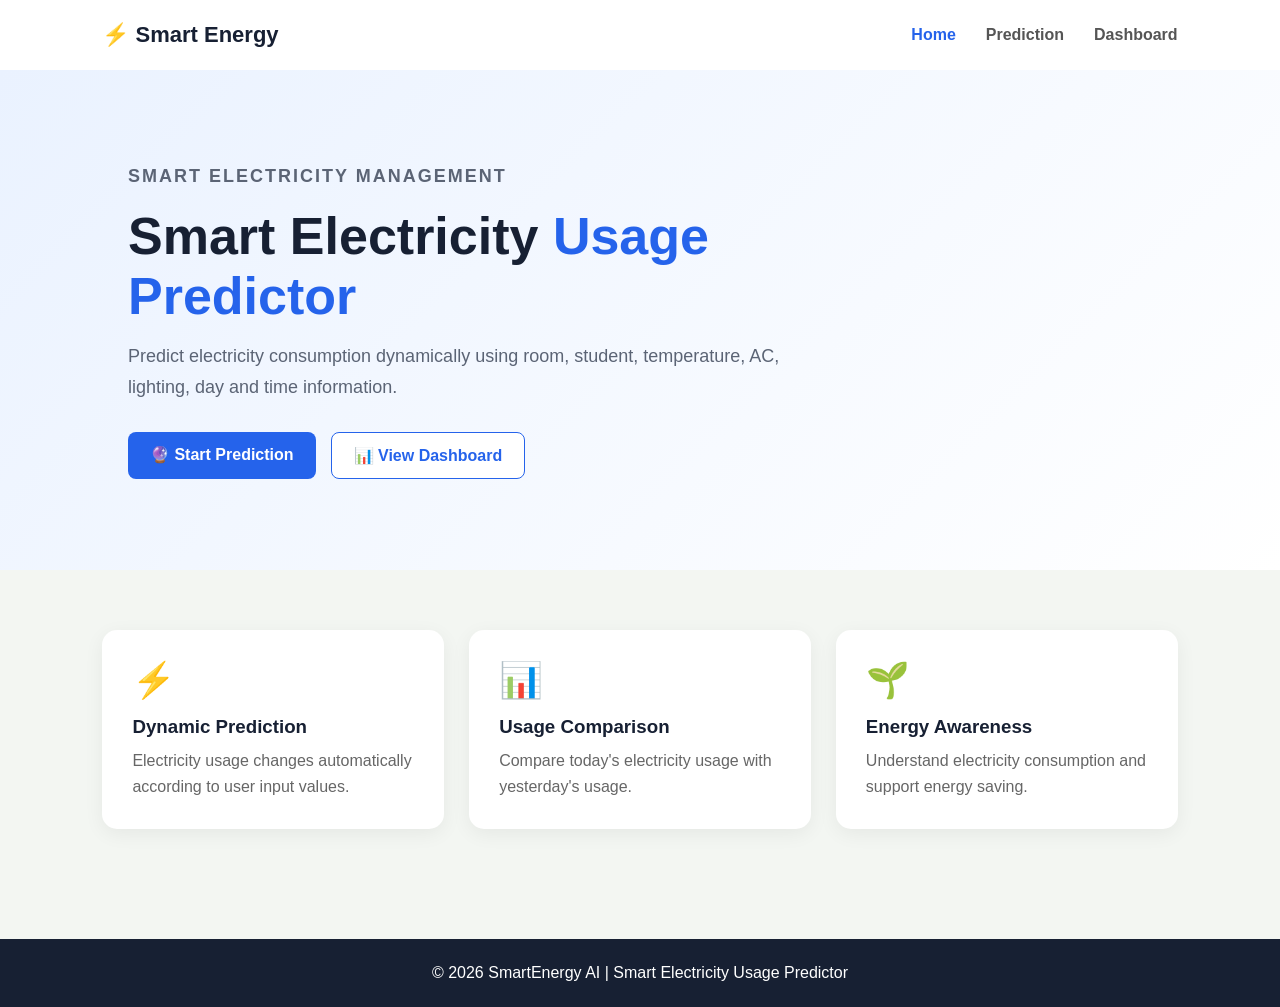
<file: index.html>
<!DOCTYPE html>
<html lang="en">
<head>
    <meta charset="UTF-8">
    <meta name="viewport" content="width=device-width, initial-scale=1.0">
    <title>SmartEnergy AI</title>
    <link rel="stylesheet" href="style.css">
</head>

<body>

<header>
    <div class="logo">⚡ Smart Energy</div>

    <nav>
        <a href="index.html" class="active">Home</a>
        <a href="prediction.html">Prediction</a>
        <a href="dashboard.html">Dashboard</a>
    </nav>
</header>

<section class="hero">

    <div class="hero-content">
        <p class="tag">SMART ELECTRICITY MANAGEMENT</p>

        <h1>
            Smart Electricity
            <span>Usage Predictor</span>
        </h1>

        <p>
            Predict electricity consumption dynamically using
            room, student, temperature, AC, lighting, day and time
            information.
        </p>

        <div class="hero-buttons">
            <a href="prediction.html" class="primary-btn">
                🔮 Start Prediction
            </a>

            <a href="dashboard.html" class="secondary-btn">
                📊 View Dashboard
            </a>
        </div>
    </div>

</section>

<section class="features">

    <div class="feature-card">
        <div class="feature-icon">⚡</div>
        <h3>Dynamic Prediction</h3>
        <p>
            Electricity usage changes automatically according to
            user input values.
        </p>
    </div>

    <div class="feature-card">
        <div class="feature-icon">📊</div>
        <h3>Usage Comparison</h3>
        <p>
            Compare today's electricity usage with yesterday's usage.
        </p>
    </div>

    <div class="feature-card">
        <div class="feature-icon">🌱</div>
        <h3>Energy Awareness</h3>
        <p>
            Understand electricity consumption and support energy saving.
        </p>
    </div>

</section>

<footer>
    <p>© 2026 SmartEnergy AI | Smart Electricity Usage Predictor</p>
</footer>

</body>
</html>
</file>
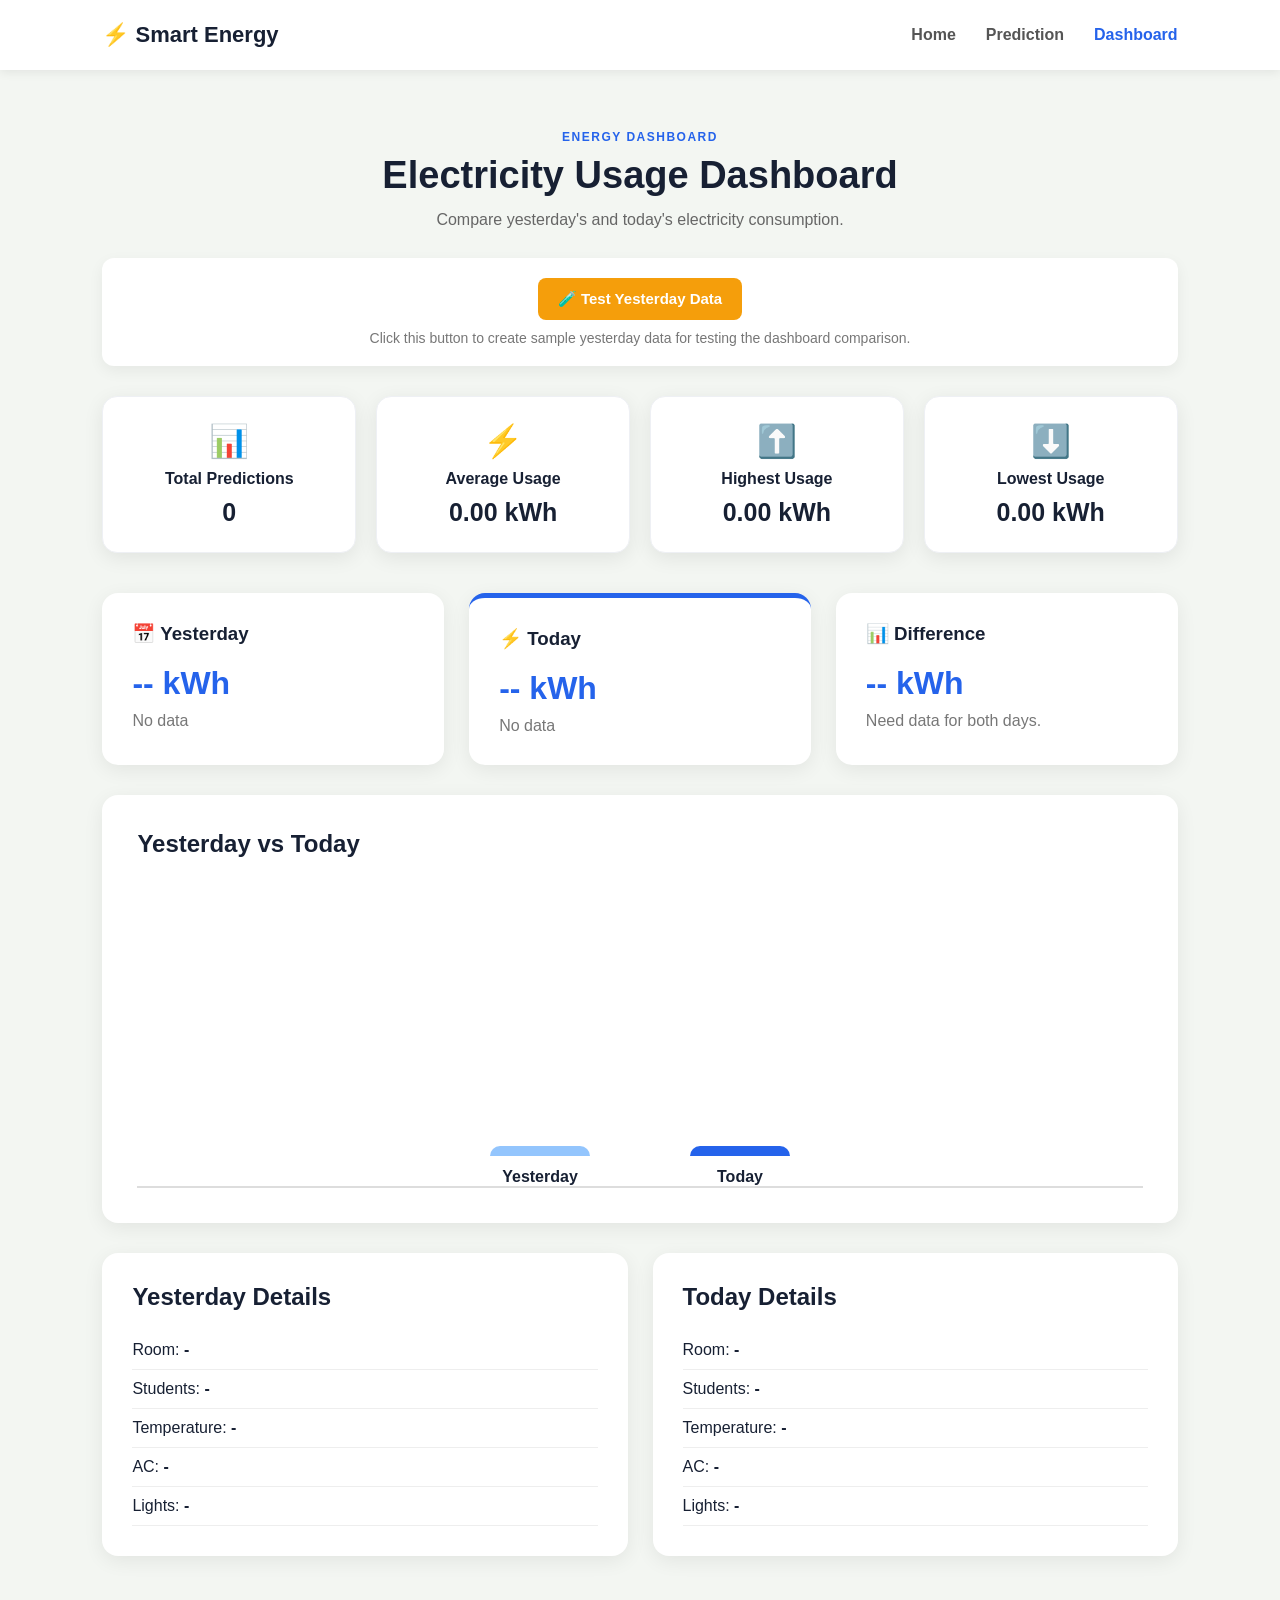
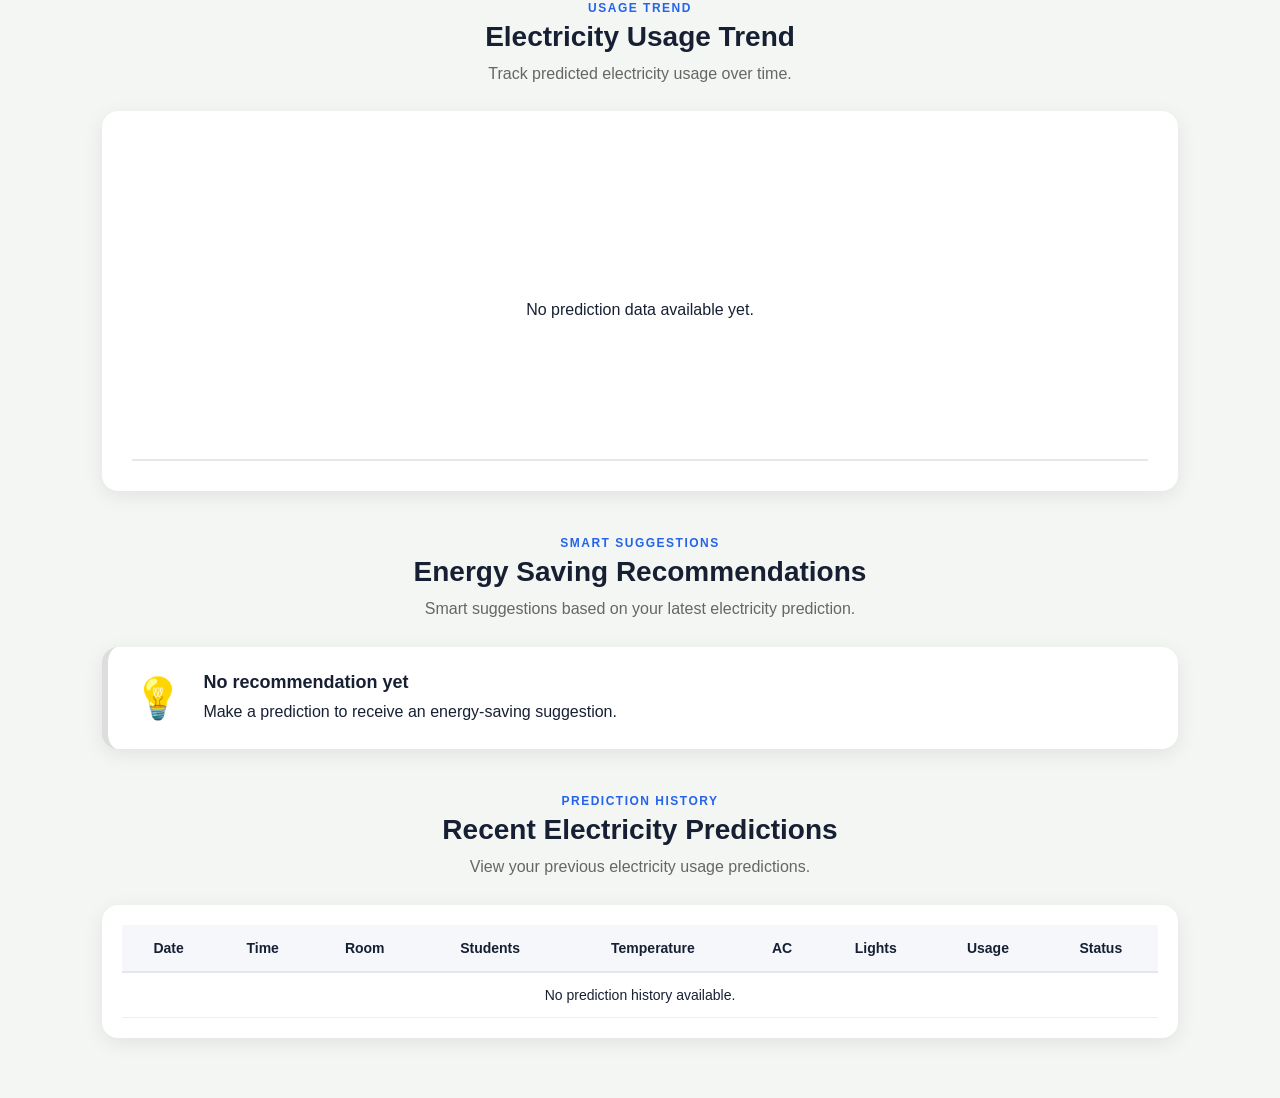
<file: dashboard.html>
<!DOCTYPE html>
<html lang="en">

<head>

    <meta charset="UTF-8">

    <meta
        name="viewport"
        content="width=device-width, initial-scale=1.0"
    >

    <title>Dashboard | Smart Energy </title>

    <link rel="stylesheet" href="style.css">

</head>


<body>


<header>

    <div class="logo">
        ⚡ Smart Energy
    </div>

    <nav>

        <a href="index.html">
            Home
        </a>

        <a href="prediction.html">
            Prediction
        </a>

        <a
            href="dashboard.html"
            class="active"
        >
            Dashboard
        </a>

    </nav>

</header>



<section class="dashboard-section">


    <div class="page-heading">

        <p class="tag">
            ENERGY DASHBOARD
        </p>

        <h1>
            Electricity Usage Dashboard
        </h1>

        <p>
            Compare yesterday's and today's electricity consumption.
        </p>

    </div>

    <div class="test-data-box">
    <button
        class="test-btn"
        onclick="createTestYesterdayData()"
    >
        🧪 Test Yesterday Data
    </button>

    <p>
        Click this button to create sample yesterday data
        for testing the dashboard comparison.
    </p>
</div>
<!-- STATISTICS -->

<div class="statistics-grid">

    <div class="stat-card">
        <div class="stat-icon">📊</div>
        <h3>Total Predictions</h3>
        <div class="stat-number" id="totalPredictions">
            0
        </div>
    </div>

    <div class="stat-card">
        <div class="stat-icon">⚡</div>
        <h3>Average Usage</h3>
        <div class="stat-number" id="averageUsage">
            0.00 kWh
        </div>
    </div>

    <div class="stat-card">
        <div class="stat-icon">⬆️</div>
        <h3>Highest Usage</h3>
        <div class="stat-number" id="highestUsage">
            0.00 kWh
        </div>
    </div>

    <div class="stat-card">
        <div class="stat-icon">⬇️</div>
        <h3>Lowest Usage</h3>
        <div class="stat-number" id="lowestUsage">
            0.00 kWh
        </div>
    </div>

</div>


    <!-- COMPARISON CARDS -->

    <div class="comparison-grid">


        <div class="dashboard-card">

            <h3>
                📅 Yesterday
            </h3>

            <div
                class="big-number"
                id="yesterdayUsage"
            >
                -- kWh
            </div>

            <p id="yesterdayDate">
                No data
            </p>

        </div>



        <div class="dashboard-card today-card">

            <h3>
                ⚡ Today
            </h3>

            <div
                class="big-number"
                id="todayUsage"
            >
                -- kWh
            </div>

            <p id="todayDate">
                No data
            </p>

        </div>



        <div class="dashboard-card">

            <h3>
                📊 Difference
            </h3>

            <div
                class="big-number"
                id="difference"
            >
                -- kWh
            </div>

            <p id="differenceText">
                Waiting for data
            </p>

        </div>

    </div>



    <!-- CHART -->

    <div class="chart-card">

        <h2>
            Yesterday vs Today
        </h2>

        <div class="chart">

            <div class="bar-container">

                <div
                    class="bar yesterday-bar"
                    id="yesterdayBar"
                >
                    <span id="yesterdayBarValue">
                        0
                    </span>
                </div>

                <p>
                    Yesterday
                </p>

            </div>



            <div class="bar-container">

                <div
                    class="bar today-bar"
                    id="todayBar"
                >
                    <span id="todayBarValue">
                        0
                    </span>
                </div>

                <p>
                    Today
                </p>

            </div>

        </div>

    </div>



    <!-- DETAILS -->

    <div class="details-section">


        <div class="detail-card">

            <h2>
                Yesterday Details
            </h2>

            <p>
                Room:
                <strong id="yRoom">-</strong>
            </p>

            <p>
                Students:
                <strong id="yStudents">-</strong>
            </p>

            <p>
                Temperature:
                <strong id="yTemperature">-</strong>
            </p>

            <p>
                AC:
                <strong id="yAC">-</strong>
            </p>

            <p>
                Lights:
                <strong id="yLights">-</strong>
            </p>

        </div>



        <div class="detail-card">

            <h2>
                Today Details
            </h2>

            <p>
                Room:
                <strong id="tRoom">-</strong>
            </p>

            <p>
                Students:
                <strong id="tStudents">-</strong>
            </p>

            <p>
                Temperature:
                <strong id="tTemperature">-</strong>
            </p>

            <p>
                AC:
                <strong id="tAC">-</strong>
            </p>

            <p>
                Lights:
                <strong id="tLights">-</strong>
            </p>

        </div>

    </div>
    <!-- USAGE TREND -->

<div class="trend-section">

    <div class="page-heading">
        <p class="tag">USAGE TREND</p>

        <h2>
            Electricity Usage Trend
        </h2>

        <p>
            Track predicted electricity usage over time.
        </p>
    </div>

    <div class="trend-card">

        <div class="trend-chart" id="trendChart">

            <div class="no-trend-data" id="noTrendData">
                No prediction data available yet.
            </div>

        </div>

    </div>

</div>
<!-- SMART RECOMMENDATIONS -->

<div class="recommendation-section">

    <div class="page-heading">
        <p class="tag">SMART SUGGESTIONS</p>

        <h2>
            Energy Saving Recommendations
        </h2>

        <p>
            Smart suggestions based on your latest electricity prediction.
        </p>
    </div>

    <div class="recommendation-card" id="recommendationCard">

        <div class="recommendation-icon">
            💡
        </div>

        <div>
            <h3 id="recommendationTitle">
                No recommendation yet
            </h3>

            <p id="recommendationText">
                Make a prediction to receive an energy-saving suggestion.
            </p>
        </div>

    </div>

</div>
    <!-- PREDICTION HISTORY -->

<div class="history-section">

    <div class="page-heading">
        <p class="tag">PREDICTION HISTORY</p>

        <h2>
            Recent Electricity Predictions
        </h2>

        <p>
            View your previous electricity usage predictions.
        </p>
    </div>

    <div class="history-card">

        <table class="history-table">

            <thead>
                <tr>
                    <th>Date</th>
                    <th>Time</th>
                    <th>Room</th>
                    <th>Students</th>
                    <th>Temperature</th>
                    <th>AC</th>
                    <th>Lights</th>
                    <th>Usage</th>
                    <th>Status</th>
                </tr>
            </thead>

            <tbody id="historyTableBody">

                <tr>
                    <td colspan="9">
                        No prediction history available.
                    </td>
                </tr>

            </tbody>

        </table>

    </div>

</div>


</section>


<script src="script.js"></script>

</body>
</html>
</file>
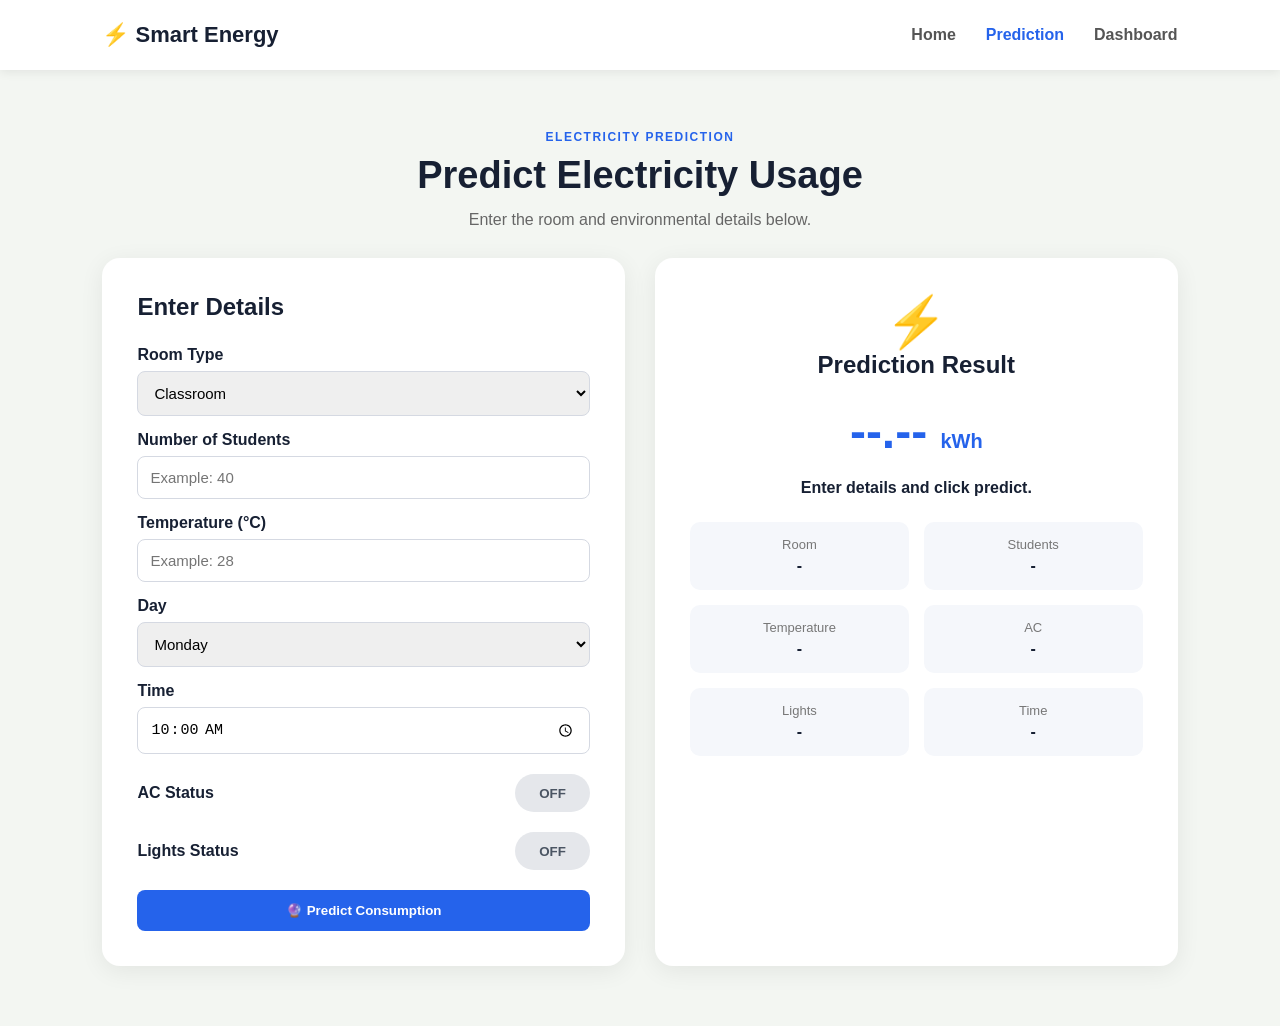
<file: prediction.html>
<!DOCTYPE html>
<html lang="en">

<head>
    <meta charset="UTF-8">
    <meta name="viewport" content="width=device-width, initial-scale=1.0">

    <title>Prediction | SmartEnergy AI</title>

    <link rel="stylesheet" href="style.css">
</head>

<body>

<header>

    <div class="logo">
        ⚡ Smart Energy 
    </div>

    <nav>
        <a href="index.html">Home</a>
        <a href="prediction.html" class="active">Prediction</a>
        <a href="dashboard.html">Dashboard</a>
    </nav>

</header>


<section class="prediction-section">

    <div class="page-heading">

        <p class="tag">
            ELECTRICITY PREDICTION
        </p>

        <h1>
            Predict Electricity Usage
        </h1>

        <p>
            Enter the room and environmental details below.
        </p>

    </div>


    <div class="prediction-container">


        <!-- FORM -->

        <div class="form-card">

            <h2>Enter Details</h2>


            <label for="room">
                Room Type
            </label>

            <select id="room">

                <option value="classroom">
                    Classroom
                </option>

                <option value="lab">
                    Laboratory
                </option>

            </select>


            <label for="students">
                Number of Students
            </label>

            <input
                type="number"
                id="students"
                placeholder="Example: 40"
                min="1"
            >


            <label for="temperature">
                Temperature (°C)
            </label>

            <input
                type="number"
                id="temperature"
                placeholder="Example: 28"
                min="1"
            >


            <label for="day">
                Day
            </label>

            <select id="day">

                <option value="0">Monday</option>
                <option value="1">Tuesday</option>
                <option value="2">Wednesday</option>
                <option value="3">Thursday</option>
                <option value="4">Friday</option>
                <option value="5">Saturday</option>
                <option value="6">Sunday</option>

            </select>


            <label for="time">
                Time
            </label>

            <input
                type="time"
                id="time"
                value="10:00"
            >


            <!-- AC -->

            <div class="switch-row">

                <label>
                    AC Status
                </label>

                <button
                    type="button"
                    class="toggle"
                    id="ac"
                    onclick="toggleButton('ac')"
                >
                    OFF
                </button>

            </div>


            <!-- LIGHTS -->

            <div class="switch-row">

                <label>
                    Lights Status
                </label>

                <button
                    type="button"
                    class="toggle"
                    id="lights"
                    onclick="toggleButton('lights')"
                >
                    OFF
                </button>

            </div>


            <button
                class="primary-btn full"
                onclick="predictUsage()"
            >
                🔮 Predict Consumption
            </button>

        </div>



        <!-- RESULT -->

        <div class="result-card">

            <div class="result-icon">
                ⚡
            </div>

            <h2>
                Prediction Result
            </h2>


            <div
                class="result-number"
                id="result"
            >
                --.-- <span>kWh</span>
            </div>


            <p id="status">
                Enter details and click predict.
            </p>


            <div class="result-info">

                <div>
                    <span>Room</span>
                    <strong id="resultRoom">-</strong>
                </div>

                <div>
                    <span>Students</span>
                    <strong id="resultStudents">-</strong>
                </div>

                <div>
                    <span>Temperature</span>
                    <strong id="resultTemp">-</strong>
                </div>

                <div>
                    <span>AC</span>
                    <strong id="resultAC">-</strong>
                </div>

                <div>
                    <span>Lights</span>
                    <strong id="resultLights">-</strong>
                </div>

                <div>
                    <span>Time</span>
                    <strong id="resultTime">-</strong>
                </div>

            </div>

        </div>

    </div>

</section>


<script src="script.js"></script>

</body>
</html>
</file>
<file: style.css>
* {
    margin: 0;
    padding: 0;
    box-sizing: border-box;
}


body {
    font-family: Arial, sans-serif;
    background: #f3f6f2;
    color: #172033;
}


/* HEADER */

header {
    height: 70px;
    padding: 0 8%;
    display: flex;
    justify-content: space-between;
    align-items: center;
    background: white;
    box-shadow: 0 2px 10px rgba(0,0,0,0.08);
}


.logo {
    font-size: 22px;
    font-weight: bold;
}


nav {
    display: flex;
    gap: 30px;
}


nav a {
    text-decoration: none;
    color: #555;
    font-weight: 600;
}


nav a:hover,
nav a.active {
    color: #2563eb;
}



/* HOME */

.hero {
    min-height: 500px;
    display: flex;
    align-items: center;
    padding: 60px 10%;
    background: linear-gradient(135deg, #eaf2ff, #ffffff);
}


.hero-content {
    max-width: 700px;
}


.tag {
    color: #2563eb;
    font-weight: bold;
    letter-spacing: 2px;
    font-size: 13px;
}


.hero h1 {
    font-size: 52px;
    margin: 15px 0;
}


.hero h1 span {
    color: #2563eb;
}


.hero p {
    font-size: 18px;
    line-height: 1.7;
    color: #5b6475;
}


.hero-buttons {
    margin-top: 30px;
    display: flex;
    gap: 15px;
}


.primary-btn,
.secondary-btn {
    padding: 13px 22px;
    border-radius: 8px;
    text-decoration: none;
    font-weight: bold;
    border: none;
    cursor: pointer;
}


.primary-btn {
    background: #2563eb;
    color: white;
}


.secondary-btn {
    background: white;
    color: #2563eb;
    border: 1px solid #2563eb;
}


.full {
    width: 100%;
    margin-top: 20px;
}



/* FEATURES */

.features {
    padding: 60px 8%;
    display: grid;
    grid-template-columns: repeat(3, 1fr);
    gap: 25px;
}


.feature-card {
    background: white;
    padding: 30px;
    border-radius: 15px;
    box-shadow: 0 5px 20px rgba(0,0,0,0.06);
}


.feature-icon {
    font-size: 35px;
    margin-bottom: 15px;
}


.feature-card h3 {
    margin-bottom: 10px;
}


.feature-card p {
    color: #666;
    line-height: 1.6;
}



/* PAGE HEADING */

.page-heading {
    text-align: center;
    margin-bottom: 40px;
}


.page-heading h1 {
    font-size: 38px;
    margin: 10px 0;
}


.page-heading p:last-child {
    color: #666;
}



/* PREDICTION */

.prediction-section {
    padding: 60px 8%;
}


.prediction-container {
    max-width: 1100px;
    margin: auto;
    display: grid;
    grid-template-columns: 1fr 1fr;
    gap: 30px;
}


.form-card,
.result-card {
    background: white;
    padding: 35px;
    border-radius: 18px;
    box-shadow: 0 5px 25px rgba(0,0,0,0.07);
}


.form-card h2,
.result-card h2 {
    margin-bottom: 25px;
}


.form-card label {
    display: block;
    margin-top: 15px;
    margin-bottom: 7px;
    font-weight: 600;
}


.form-card input,
.form-card select {
    width: 100%;
    padding: 12px;
    border: 1px solid #d5d9e2;
    border-radius: 8px;
    font-size: 15px;
}


.switch-row {
    display: flex;
    justify-content: space-between;
    align-items: center;
    margin-top: 20px;
}


.switch-row label {
    margin: 0;
}


.toggle {
    width: 75px;
    height: 38px;
    border: none;
    border-radius: 20px;
    background: #e5e7eb;
    color: #4b5563;
    font-weight: bold;
    cursor: pointer;
}


.toggle.on {
    background: #16a34a;
    color: white;
}


.result-card {
    text-align: center;
}


.result-icon {
    font-size: 50px;
}


.result-number {
    font-size: 48px;
    font-weight: bold;
    color: #2563eb;
    margin: 20px 0;
}


.result-number span {
    font-size: 20px;
}


#status {
    font-weight: 600;
    margin-bottom: 25px;
}


.result-info {
    display: grid;
    grid-template-columns: 1fr 1fr;
    gap: 15px;
}


.result-info div {
    background: #f5f7fb;
    padding: 15px;
    border-radius: 10px;
}


.result-info span {
    display: block;
    color: #777;
    font-size: 13px;
}


.result-info strong {
    display: block;
    margin-top: 5px;
}



/* DASHBOARD */

.dashboard-section {
    padding: 60px 8%;
}


.comparison-grid {
    max-width: 1100px;
    margin: auto;
    display: grid;
    grid-template-columns: repeat(3, 1fr);
    gap: 25px;
}


.dashboard-card {
    background: white;
    padding: 30px;
    border-radius: 16px;
    box-shadow: 0 5px 20px rgba(0,0,0,0.07);
}


.dashboard-card h3 {
    margin-bottom: 20px;
}


.today-card {
    border-top: 5px solid #2563eb;
}


.big-number {
    font-size: 32px;
    font-weight: bold;
    color: #2563eb;
    margin-bottom: 10px;
}


.dashboard-card p {
    color: #777;
}



/* CHART */

.chart-card {
    max-width: 1100px;
    margin: 30px auto;
    background: white;
    padding: 35px;
    border-radius: 16px;
    box-shadow: 0 5px 20px rgba(0,0,0,0.07);
}


.chart-card h2 {
    margin-bottom: 30px;
}


.chart {
    height: 300px;
    display: flex;
    justify-content: center;
    align-items: end;
    gap: 100px;
    border-bottom: 2px solid #ddd;
}


.bar-container {
    text-align: center;
}


.bar {
    width: 100px;
    min-height: 10px;
    background: #93c5fd;
    border-radius: 10px 10px 0 0;
    display: flex;
    justify-content: center;
    align-items: start;
    padding-top: 10px;
    color: white;
    font-weight: bold;
    transition: height 0.7s ease;
}


.today-bar {
    background: #2563eb;
}


.bar-container p {
    margin-top: 12px;
    font-weight: bold;
}



/* DETAILS */

.details-section {
    max-width: 1100px;
    margin: 30px auto;
    display: grid;
    grid-template-columns: 1fr 1fr;
    gap: 25px;
}


.detail-card {
    background: white;
    padding: 30px;
    border-radius: 16px;
    box-shadow: 0 5px 20px rgba(0,0,0,0.07);
}


.detail-card h2 {
    margin-bottom: 20px;
}


.detail-card p {
    padding: 10px 0;
    border-bottom: 1px solid #eee;
}



/* FOOTER */

footer {
    text-align: center;
    padding: 25px;
    margin-top: 50px;
    background: #172033;
    color: white;
}



/* MOBILE */

@media (max-width: 800px) {

    header {
        padding: 0 4%;
    }

    nav {
        gap: 10px;
    }

    nav a {
        font-size: 13px;
    }

    .hero h1 {
        font-size: 38px;
    }

    .features,
    .prediction-container,
    .comparison-grid,
    .details-section {
        grid-template-columns: 1fr;
    }

    .chart {
        gap: 40px;
    }

}
.test-data-box {
    max-width: 1100px;
    margin: 0 auto 30px;
    padding: 20px;
    background: white;
    border-radius: 12px;
    text-align: center;
    box-shadow: 0 5px 15px rgba(0,0,0,0.06);
}

.test-btn {
    padding: 12px 20px;
    border: none;
    border-radius: 8px;
    background: #f59e0b;
    color: white;
    font-size: 15px;
    font-weight: bold;
    cursor: pointer;
}

.test-btn:hover {
    opacity: 0.9;
}

.test-data-box p {
    margin-top: 10px;
    color: #777;
    font-size: 14px;
}
/* ============================= */
/* PREDICTION HISTORY */
/* ============================= */

.history-section {
    margin-top: 40px;
}

.history-card {
    width: 100%;
    overflow-x: auto;
    background: white;
    border-radius: 15px;
    padding: 20px;
    box-shadow: 0 5px 20px rgba(0, 0, 0, 0.08);
}

.history-table {
    width: 100%;
    border-collapse: collapse;
    min-width: 900px;
}

.history-table th,
.history-table td {
    padding: 14px 12px;
    text-align: center;
    border-bottom: 1px solid #eeeeee;
}

.history-table th {
    font-weight: 600;
}

.history-table tr:hover {
    background: #f8f9fa;
}
/* ============================= */
/* USAGE TREND CHART */
/* ============================= */

.trend-section {
    margin-top: 40px;
}

.trend-card {
    background: white;
    border-radius: 15px;
    padding: 30px;
    box-shadow: 0 5px 20px rgba(0, 0, 0, 0.08);
    overflow-x: auto;
}

.trend-chart {
    height: 300px;
    min-width: 600px;

    display: flex;
    align-items: flex-end;
    justify-content: space-around;

    gap: 20px;

    padding: 30px 20px 10px;

    border-bottom: 2px solid #dddddd;
}

.trend-bar-container {
    height: 100%;
    min-width: 55px;

    display: flex;
    flex-direction: column;
    justify-content: flex-end;
    align-items: center;
}

.trend-bar {
    width: 45px;
    min-height: 5px;

    border-radius: 8px 8px 0 0;

    background: linear-gradient(
        to top,
        #4f46e5,
        #7c3aed
    );

    transition: height 0.5s ease;
}

.trend-value {
    font-size: 12px;
    font-weight: 600;

    margin-bottom: 6px;

    white-space: nowrap;
}

.trend-time {
    margin-top: 8px;

    font-size: 13px;
    font-weight: 500;
}

.no-trend-data {
    width: 100%;
    text-align: center;
    margin: auto;

    font-size: 16px;
}
/* ============================= */
/* SMART RECOMMENDATIONS */
/* ============================= */

.recommendation-section {
    margin-top: 40px;
}

.recommendation-card {
    display: flex;
    align-items: center;
    gap: 20px;

    background: white;
    border-radius: 15px;
    padding: 25px;

    box-shadow: 0 5px 20px rgba(0, 0, 0, 0.08);
}

.recommendation-icon {
    font-size: 40px;
}

.recommendation-card h3 {
    margin-bottom: 8px;
}

.recommendation-card p {
    margin: 0;
    line-height: 1.6;
}
/* ============================= */
/* STATISTICS CARDS */
/* ============================= */

.statistics-grid {
    display: grid;

    grid-template-columns:
        repeat(4, 1fr);

    gap: 20px;

    margin: 35px 0;
}

.stat-card {
    background: white;

    border-radius: 15px;

    padding: 25px;

    text-align: center;

    box-shadow:
        0 5px 20px
        rgba(0, 0, 0, 0.08);

    transition:
        transform 0.2s ease;
}

.stat-card:hover {
    transform: translateY(-5px);
}

.stat-icon {
    font-size: 32px;

    margin-bottom: 10px;
}

.stat-card h3 {
    margin-bottom: 10px;

    font-size: 16px;
}

.stat-number {
    font-size: 25px;

    font-weight: 700;
}
@media (max-width: 900px) {

    .statistics-grid {
        grid-template-columns:
            repeat(2, 1fr);
    }

}

@media (max-width: 500px) {

    .statistics-grid {
        grid-template-columns: 1fr;
    }

}
/* ENERGY STATUS COLORS */

.status-low {
    color: #16a34a;
    font-weight: 700;
}

.status-moderate {
    color: #f59e0b;
    font-weight: 700;
}

.status-high {
    color: #dc2626;
    font-weight: 700;
}
/* SMART RECOMMENDATION STATUS COLORS */

.recommendation-card {
    transition: all 0.3s ease;
    border-left: 6px solid #ddd;
}

/* LOW USAGE */
.recommendation-low {
    border-left-color: #16a34a;
    background: #f0fdf4;
}

/* MODERATE USAGE */
.recommendation-moderate {
    border-left-color: #f59e0b;
    background: #fffbeb;
}

/* HIGH USAGE */
.recommendation-high {
    border-left-color: #dc2626;
    background: #fef2f2;
}
/* =====================================================
   PREDICTION HISTORY - PROFESSIONAL UI
===================================================== */

.history-card {
    width: 100%;
    overflow-x: auto;
    background: #ffffff;
    border-radius: 16px;
    padding: 20px;
    box-shadow: 0 5px 20px rgba(0, 0, 0, 0.08);
}

.history-table {
    width: 100%;
    border-collapse: separate;
    border-spacing: 0;
    min-width: 900px;
    overflow: hidden;
}

.history-table th {
    padding: 15px 12px;
    text-align: center;
    font-size: 14px;
    font-weight: 700;
    background: #f5f7fb;
    border-bottom: 2px solid #e5e7eb;
}

.history-table td {
    padding: 14px 12px;
    text-align: center;
    font-size: 14px;
    border-bottom: 1px solid #eeeeee;
}

.history-table tbody tr {
    transition: background 0.2s ease;
}

.history-table tbody tr:hover {
    background: #f8fafc;
}


/* =====================================================
   STATUS BADGES
===================================================== */

.status-low,
.status-moderate,
.status-high {
    display: inline-block;
    padding: 6px 12px;
    border-radius: 20px;
    font-size: 12px;
    font-weight: 700;
    white-space: nowrap;
}


/* LOW */

.status-low {
    color: #15803d;
    background: #dcfce7;
}


/* MODERATE */

.status-moderate {
    color: #b45309;
    background: #fef3c7;
}


/* HIGH */

.status-high {
    color: #b91c1c;
    background: #fee2e2;
}


/* =====================================================
   AC / LIGHTS BADGES
===================================================== */

.history-table td:nth-child(6),
.history-table td:nth-child(7) {
    font-weight: 700;
}


/* =====================================================
   USAGE VALUE
===================================================== */

.history-table td:nth-child(8) strong {
    font-size: 14px;
}


/* =====================================================
   MOBILE RESPONSIVE
===================================================== */

@media (max-width: 900px) {

    .history-card {
        padding: 12px;
    }

    .history-table {
        min-width: 900px;
    }

}
/* =====================================================
   USAGE TREND - PROFESSIONAL UI
===================================================== */

.trend-section {
    margin-top: 40px;
}

.trend-card {
    background: #ffffff;
    border-radius: 16px;
    padding: 30px;
    box-shadow: 0 5px 20px rgba(0, 0, 0, 0.08);
    overflow-x: auto;
}

.trend-chart {
    height: 320px;
    min-width: 600px;

    display: flex;
    align-items: flex-end;
    justify-content: space-around;

    gap: 22px;

    padding: 30px 20px 10px;

    border-bottom: 2px solid #e5e7eb;
}

.trend-bar-container {
    height: 100%;
    min-width: 60px;

    display: flex;
    flex-direction: column;
    justify-content: flex-end;
    align-items: center;

    position: relative;
}

.trend-bar {
    width: 48px;
    min-height: 6px;

    border-radius: 8px 8px 0 0;

    background: linear-gradient(
        to top,
        #4f46e5,
        #7c3aed
    );

    transition:
        height 0.5s ease,
        transform 0.2s ease;
}

.trend-bar:hover {
    transform: scaleX(1.08);
}

.trend-value {
    font-size: 12px;
    font-weight: 700;

    margin-bottom: 8px;

    white-space: nowrap;
}

.trend-time {
    margin-top: 10px;

    font-size: 13px;
    font-weight: 600;
}

.no-trend-data {
    width: 100%;

    text-align: center;

    margin: auto;

    font-size: 16px;
    font-weight: 500;
}


/* =====================================================
   MOBILE
===================================================== */

@media (max-width: 600px) {

    .trend-card {
        padding: 20px;
    }

    .trend-chart {
        min-width: 550px;
        height: 280px;
        gap: 15px;
    }

    .trend-bar {
        width: 40px;
    }

}
/* =====================================================
   FINAL DASHBOARD POLISH
===================================================== */

.page-heading {
    margin-bottom: 25px;
}

.page-heading .tag {
    font-size: 12px;
    font-weight: 700;
    letter-spacing: 1.5px;
    margin-bottom: 6px;
}

.page-heading h2 {
    margin-bottom: 8px;
    font-size: 28px;
}

.page-heading p:last-child {
    line-height: 1.6;
}


/* =====================================================
   DASHBOARD CARDS
===================================================== */

.comparison-card,
.stat-card,
.history-card,
.trend-card,
.recommendation-card {
    transition:
        transform 0.2s ease,
        box-shadow 0.2s ease;
}

.comparison-card:hover,
.stat-card:hover,
.history-card:hover,
.trend-card:hover,
.recommendation-card:hover {
    box-shadow: 0 8px 25px rgba(0, 0, 0, 0.10);
}


/* =====================================================
   STATISTICS
===================================================== */

.statistics-grid {
    margin: 30px 0 40px;
}

.stat-card {
    border: 1px solid #eef0f4;
}

.stat-number {
    margin-top: 5px;
}


/* =====================================================
   RECOMMENDATION
===================================================== */

.recommendation-card {
    border-radius: 16px;
    min-height: 90px;
}

.recommendation-card h3 {
    margin-bottom: 6px;
    font-size: 18px;
}

.recommendation-card p {
    line-height: 1.6;
}


/* =====================================================
   SECTION SPACING
===================================================== */

.history-section,
.trend-section,
.recommendation-section {
    margin-top: 45px;
}


/* =====================================================
   BUTTON POLISH
===================================================== */

button {
    transition:
        transform 0.2s ease,
        box-shadow 0.2s ease;
}

button:hover {
    transform: translateY(-2px);
}

button:active {
    transform: translateY(0);
}


/* =====================================================
   MOBILE DASHBOARD
===================================================== */

@media (max-width: 700px) {

    .page-heading h2 {
        font-size: 23px;
    }

    .history-section,
    .trend-section,
    .recommendation-section {
        margin-top: 30px;
    }

    .recommendation-card {
        align-items: flex-start;
    }

}
</file>
